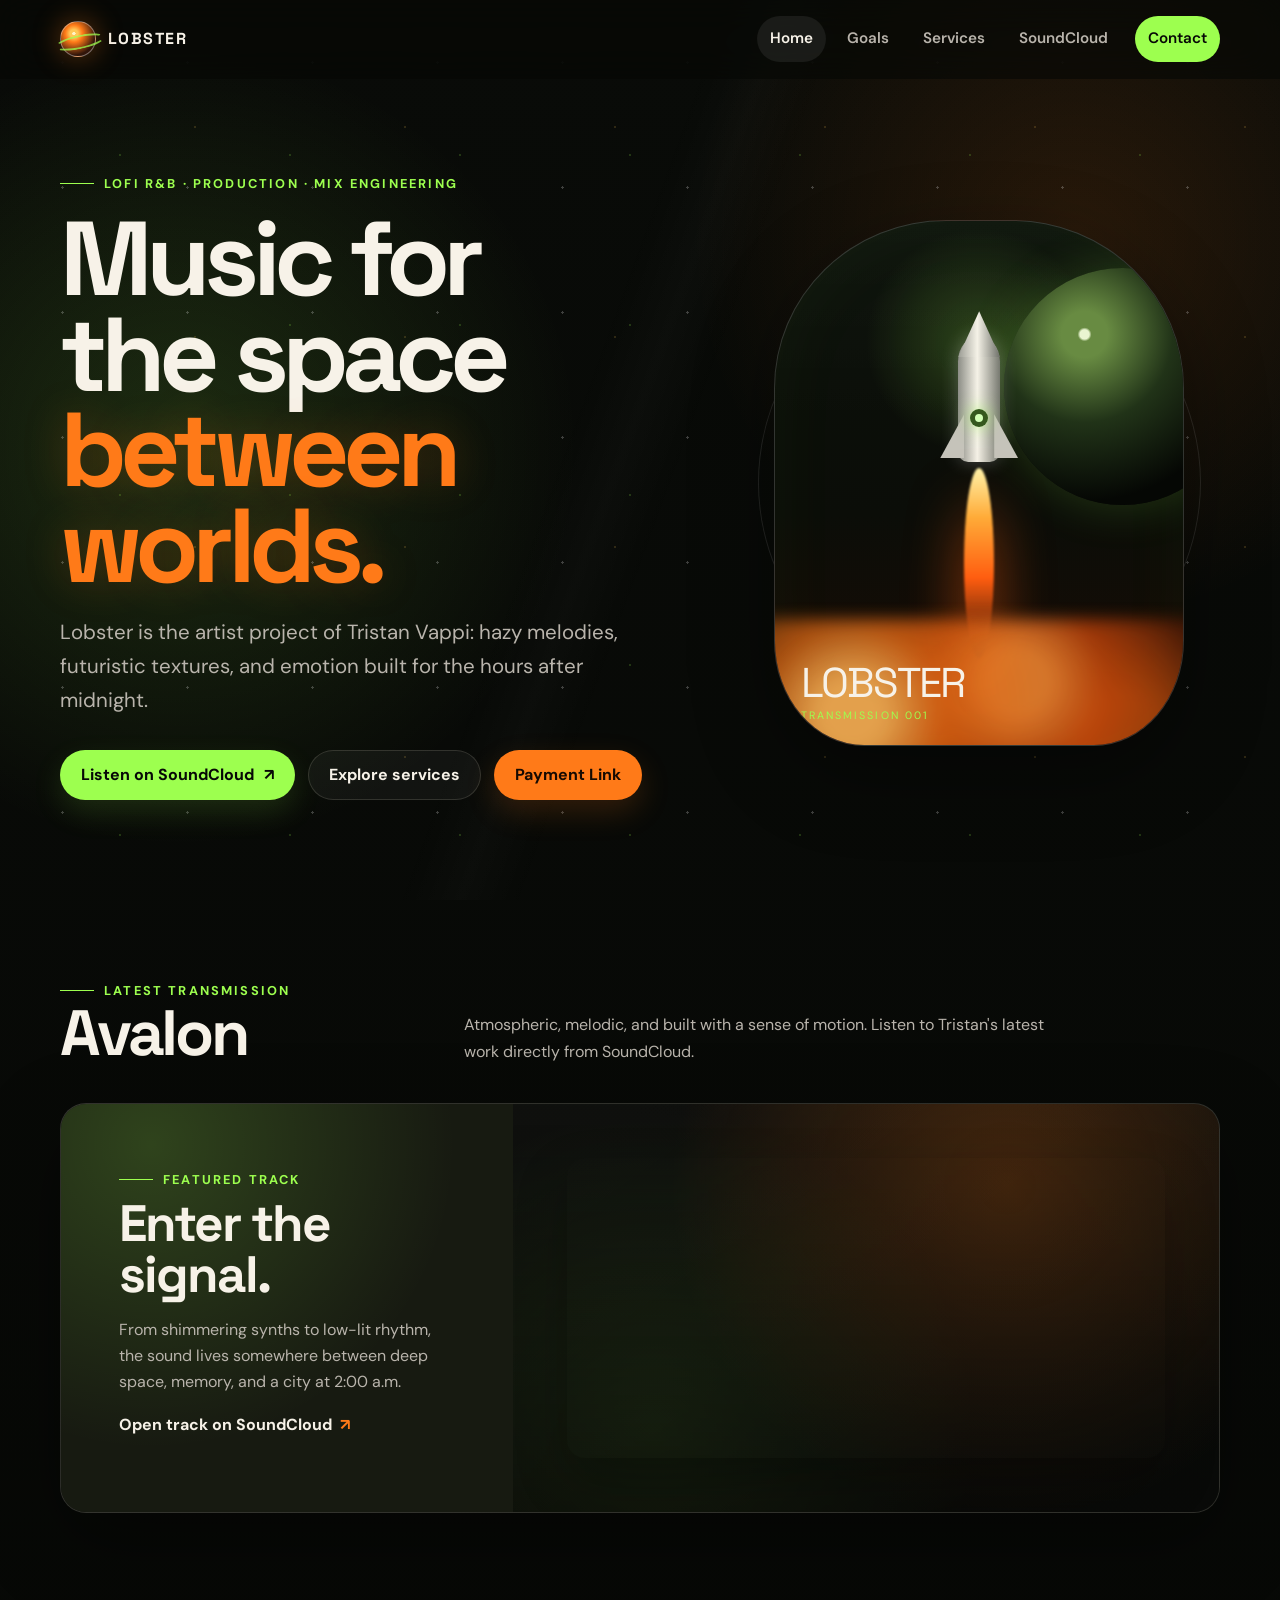
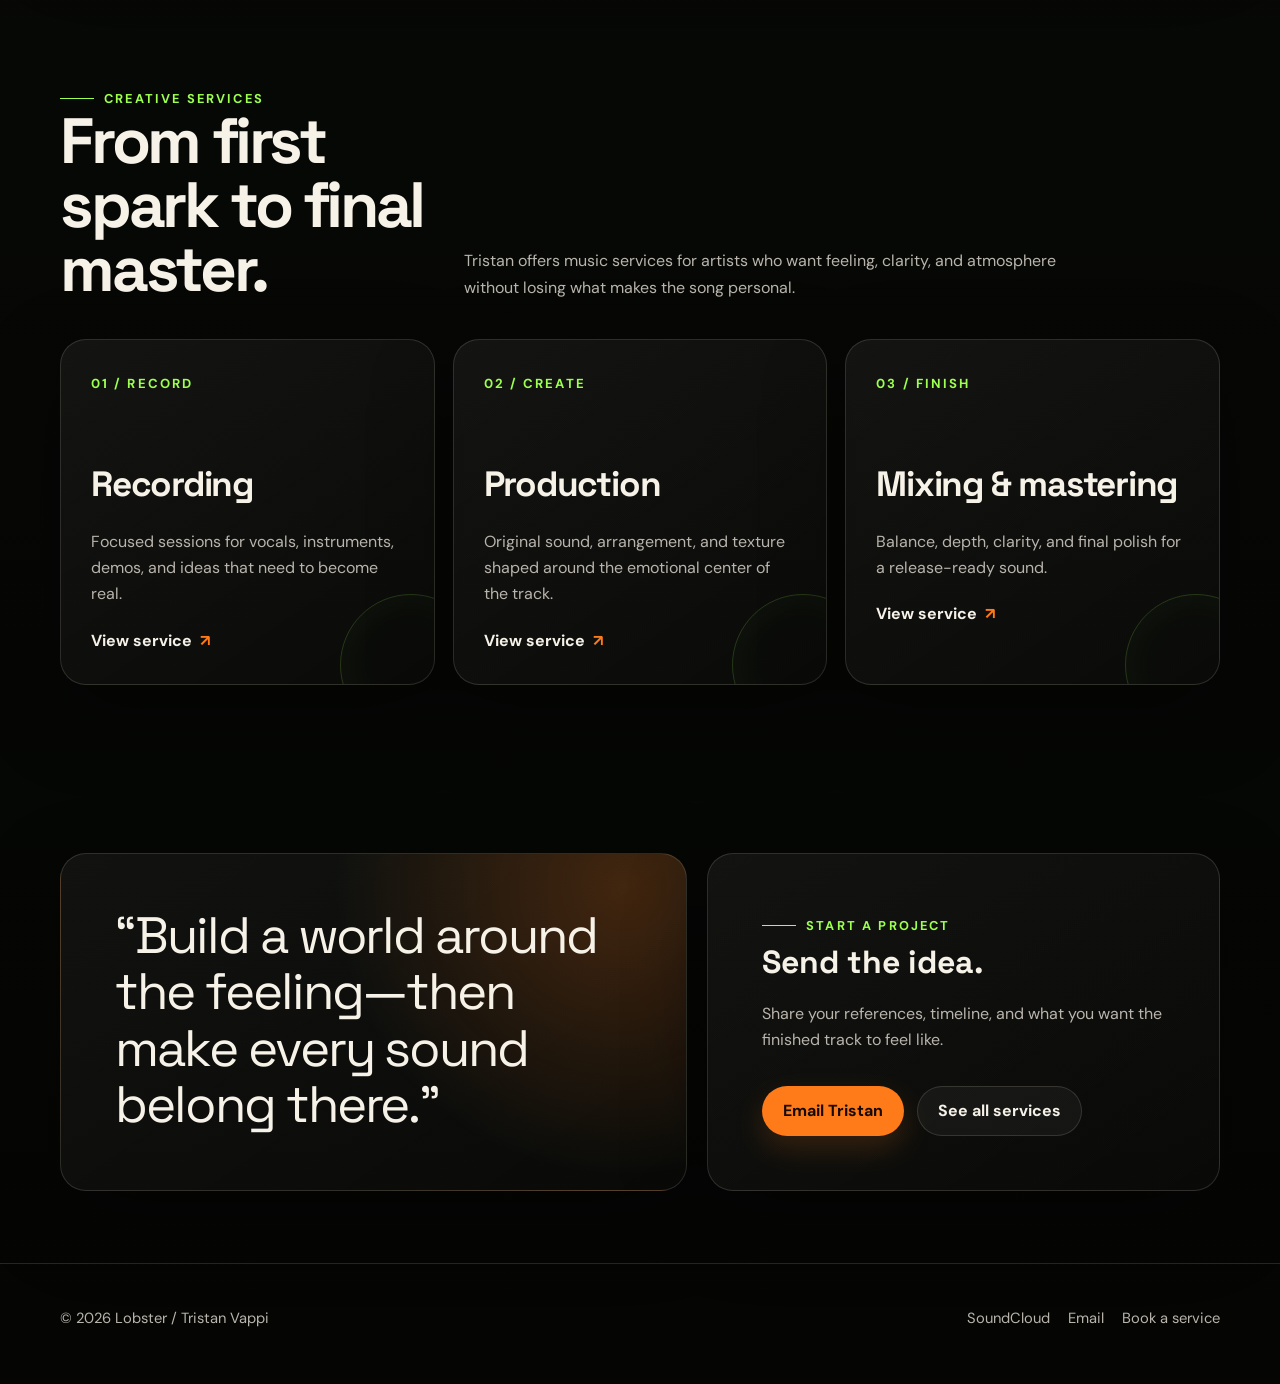
<file: index.html>
<!DOCTYPE html>
<html lang="en">
<head>
  <title>Lobster — Spacey, Futuristic Music</title>

  <meta charset="UTF-8">
  <meta name="viewport" content="width=device-width, initial-scale=1.0">
  <meta name="description" content="Lobster — spacey, futuristic music, production, mixing, mastering, recording, and session work by Tristan Vappi.">
  <meta name="theme-color" content="#070806">
  <link rel="icon" href="./assets/favicon.svg" type="image/svg+xml">
  <link rel="stylesheet" href="./styles.css">
</head>
<body>

<a class="skip-link" href="#main-content">Skip to content</a>
<header class="site-header">
  <div class="nav-wrap">
    <a class="brand" href="./index.html" aria-label="Lobster home">
      <span class="brand-mark" aria-hidden="true"></span>
      <span>LOBSTER</span>
    </a>
    <button class="nav-toggle" type="button" aria-expanded="false" aria-controls="primary-navigation" aria-label="Open navigation">☰</button>
    <nav class="nav-links" id="primary-navigation" aria-label="Primary navigation">
      <a href="./index.html" aria-current="page">Home</a>
      <a href="./goals.html" >Goals</a>
      <a href="./services.html" >Services</a>
      <a href="https://soundcloud.com/theofficiallobst" target="_blank" rel="noopener">SoundCloud</a>
      <a class="nav-cta" href="mailto:tavappi@gmail.com">Contact</a>
    </nav>
  </div>
</header>

<main id="main-content">
  <section class="container hero">
    <div class="hero-copy reveal">
      <div class="eyebrow">Lofi R&amp;B · Production · Mix Engineering</div>
      <h1>Music for the space <span>between worlds.</span></h1>
      <p class="lead">Lobster is the artist project of Tristan Vappi: hazy melodies, futuristic textures, and emotion built for the hours after midnight.</p>
      <div class="hero-actions">
        <a class="button" href="https://soundcloud.com/theofficiallobst" target="_blank" rel="noopener">Listen on SoundCloud <span aria-hidden="true">↗</span></a>
        <a class="button secondary" href="./services.html">Explore services</a>
        <a class="button ember" href="https://en.wikipedia.org/wiki/Doughnut" target="_blank" rel="noopener" >Payment Link</a>
      </div>
    </div>

    <div class="launch-visual reveal" aria-label="Abstract rocket launch artwork">
      <div class="launch-orbit" aria-hidden="true"></div>
      <div class="launch-card">
        <div class="planet" aria-hidden="true"></div>
        <div class="rocket" aria-hidden="true">
          <span class="fin-left"></span>
          <span class="fin-right"></span>
        </div>
        <div class="plume" aria-hidden="true"></div>
        <div class="smoke" aria-hidden="true"></div>
        <div class="visual-label">Lobster<small>Transmission 001</small></div>
      </div>
    </div>
  </section>

  <section class="section compact">
    <div class="container">
      <div class="section-heading reveal">
        <div>
          <div class="eyebrow">Latest transmission</div>
          <h2>Avalon</h2>
        </div>
        <p>Atmospheric, melodic, and built with a sense of motion. Listen to Tristan's latest work directly from SoundCloud.</p>
      </div>

      <div class="music-shell reveal">
        <div class="music-copy">
          <div class="eyebrow">Featured track</div>
          <h3>Enter the signal.</h3>
          <p>From shimmering synths to low-lit rhythm, the sound lives somewhere between deep space, memory, and a city at 2:00 a.m.</p>
          <a class="text-link" href="https://soundcloud.com/theofficiallobst/avalon-1" target="_blank" rel="noopener">Open track on SoundCloud</a>
        </div>
        <div class="music-player">
          <iframe
            title="SoundCloud player for Avalon by Lobster"
            scrolling="no"
            allow="autoplay"
            src="https://w.soundcloud.com/player/?url=https%3A//soundcloud.com/theofficiallobst/avalon-1&color=%23ff7a18&auto_play=false&hide_related=false&show_comments=true&show_user=true&show_reposts=false&show_teaser=true&visual=true">
          </iframe>
        </div>
      </div>
    </div>
  </section>

  <section class="section">
    <div class="container">
      <div class="section-heading reveal">
        <div>
          <div class="eyebrow">Creative services</div>
          <h2>From first spark to final master.</h2>
        </div>
        <p>Tristan offers music services for artists who want feeling, clarity, and atmosphere without losing what makes the song personal.</p>
      </div>

      <div class="feature-grid">
        <article class="service-card reveal">
          <span class="service-number">01 / RECORD</span>
          <h3>Recording</h3>
          <p>Focused sessions for vocals, instruments, demos, and ideas that need to become real.</p>
          <a class="text-link" href="./services.html#recording">View service</a>
        </article>
        <article class="service-card reveal">
          <span class="service-number">02 / CREATE</span>
          <h3>Production</h3>
          <p>Original sound, arrangement, and texture shaped around the emotional center of the track.</p>
          <a class="text-link" href="./services.html#production">View service</a>
        </article>
        <article class="service-card reveal">
          <span class="service-number">03 / FINISH</span>
          <h3>Mixing &amp; mastering</h3>
          <p>Balance, depth, clarity, and final polish for a release-ready sound.</p>
          <a class="text-link" href="./services.html#mixing">View service</a>
        </article>
      </div>
    </div>
  </section>

  <section class="section compact">
    <div class="container booking-panel">
      <div class="quote-card reveal">
        <blockquote>“Build a world around the feeling—then make every sound belong there.”</blockquote>
      </div>
      <div class="contact-card reveal">
        <div class="eyebrow">Start a project</div>
        <h3>Send the idea.</h3>
        <p>Share your references, timeline, and what you want the finished track to feel like.</p>
        <div class="cta-row">
          <a class="button ember" href="mailto:tavappi@gmail.com?subject=Music%20Project%20Inquiry">Email Tristan</a>
          <a class="button secondary" href="./services.html">See all services</a>
        </div>
      </div>
    </div>
  </section>
</main>

<footer class="site-footer">
  <div class="container footer-inner">
    <div>© <span data-year></span> Lobster / Tristan Vappi</div>
    <div class="footer-links">
      <a href="https://soundcloud.com/theofficiallobst" target="_blank" rel="noopener">SoundCloud</a>
      <a href="mailto:tavappi@gmail.com">Email</a>
      <a href="./services.html">Book a service</a>
    </div>
  </div>
</footer>
<script src="./script.js"></script>

</body>
</html>
</file>
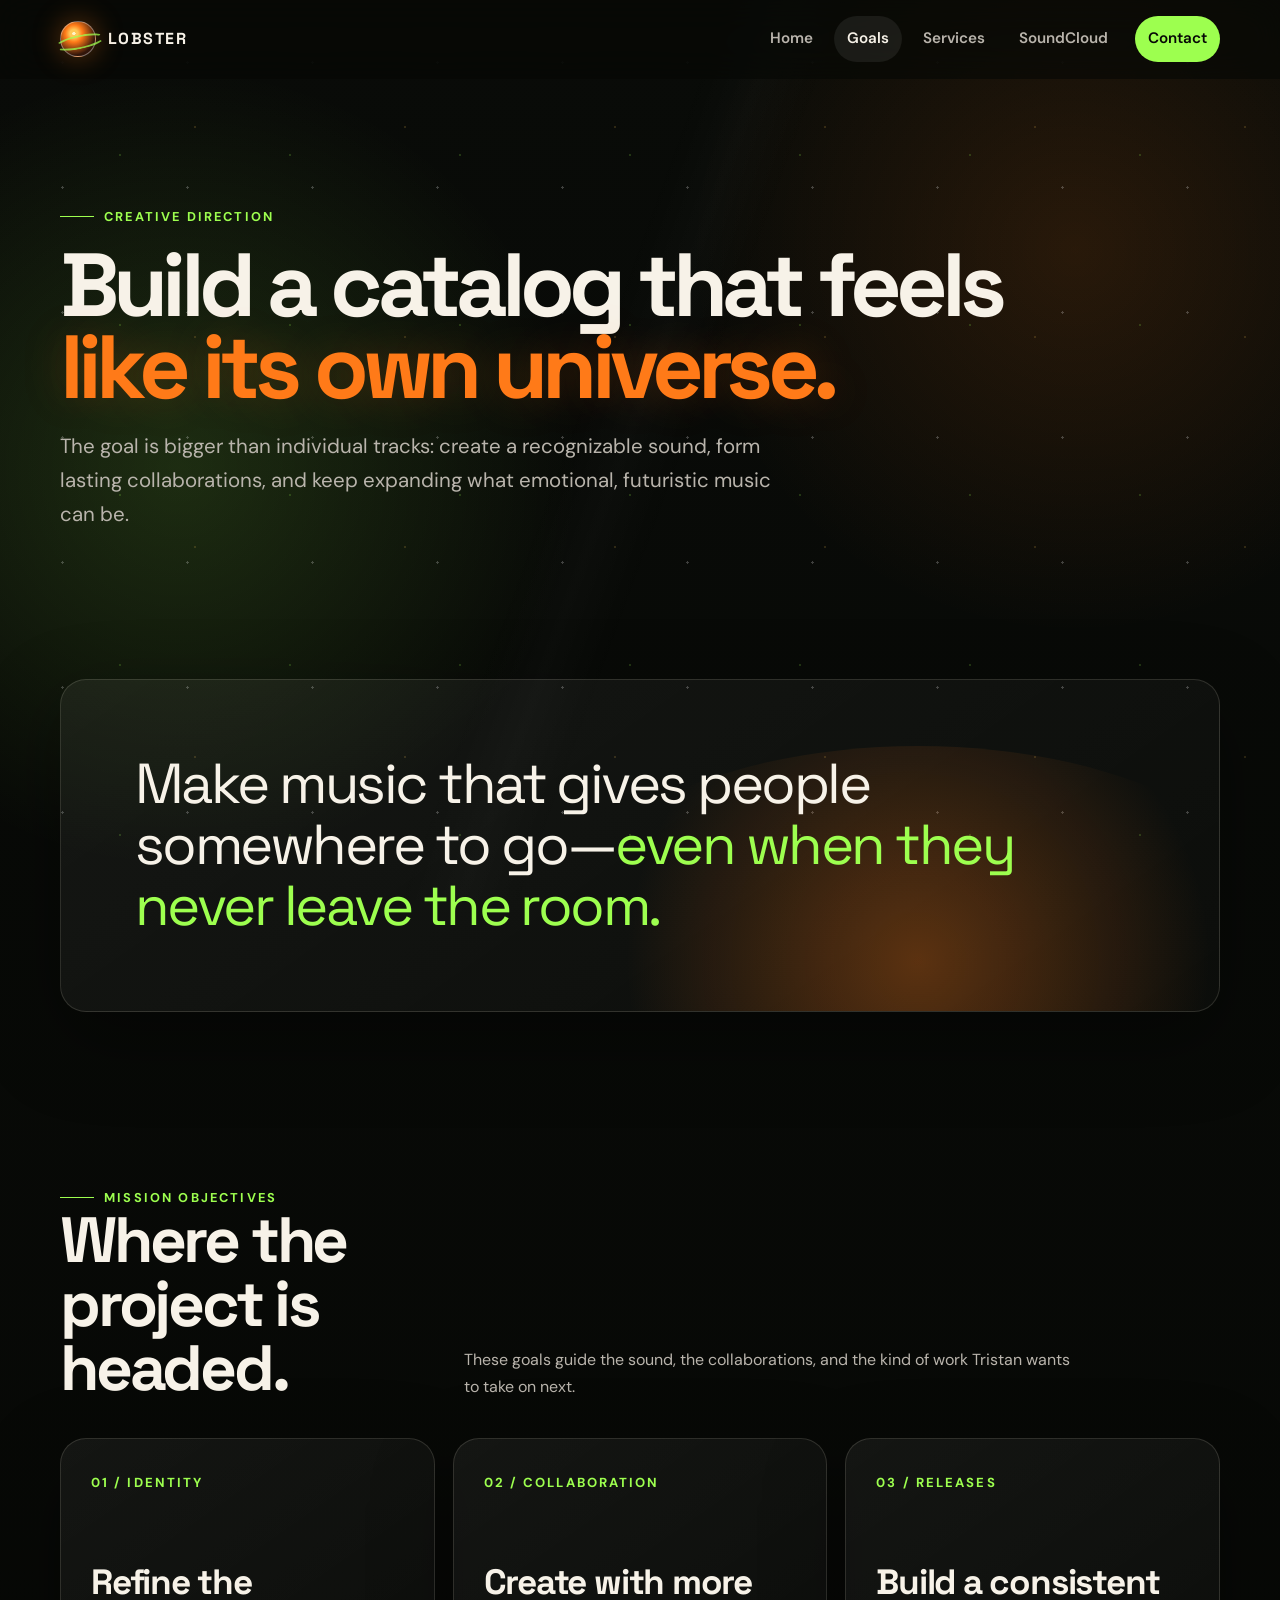
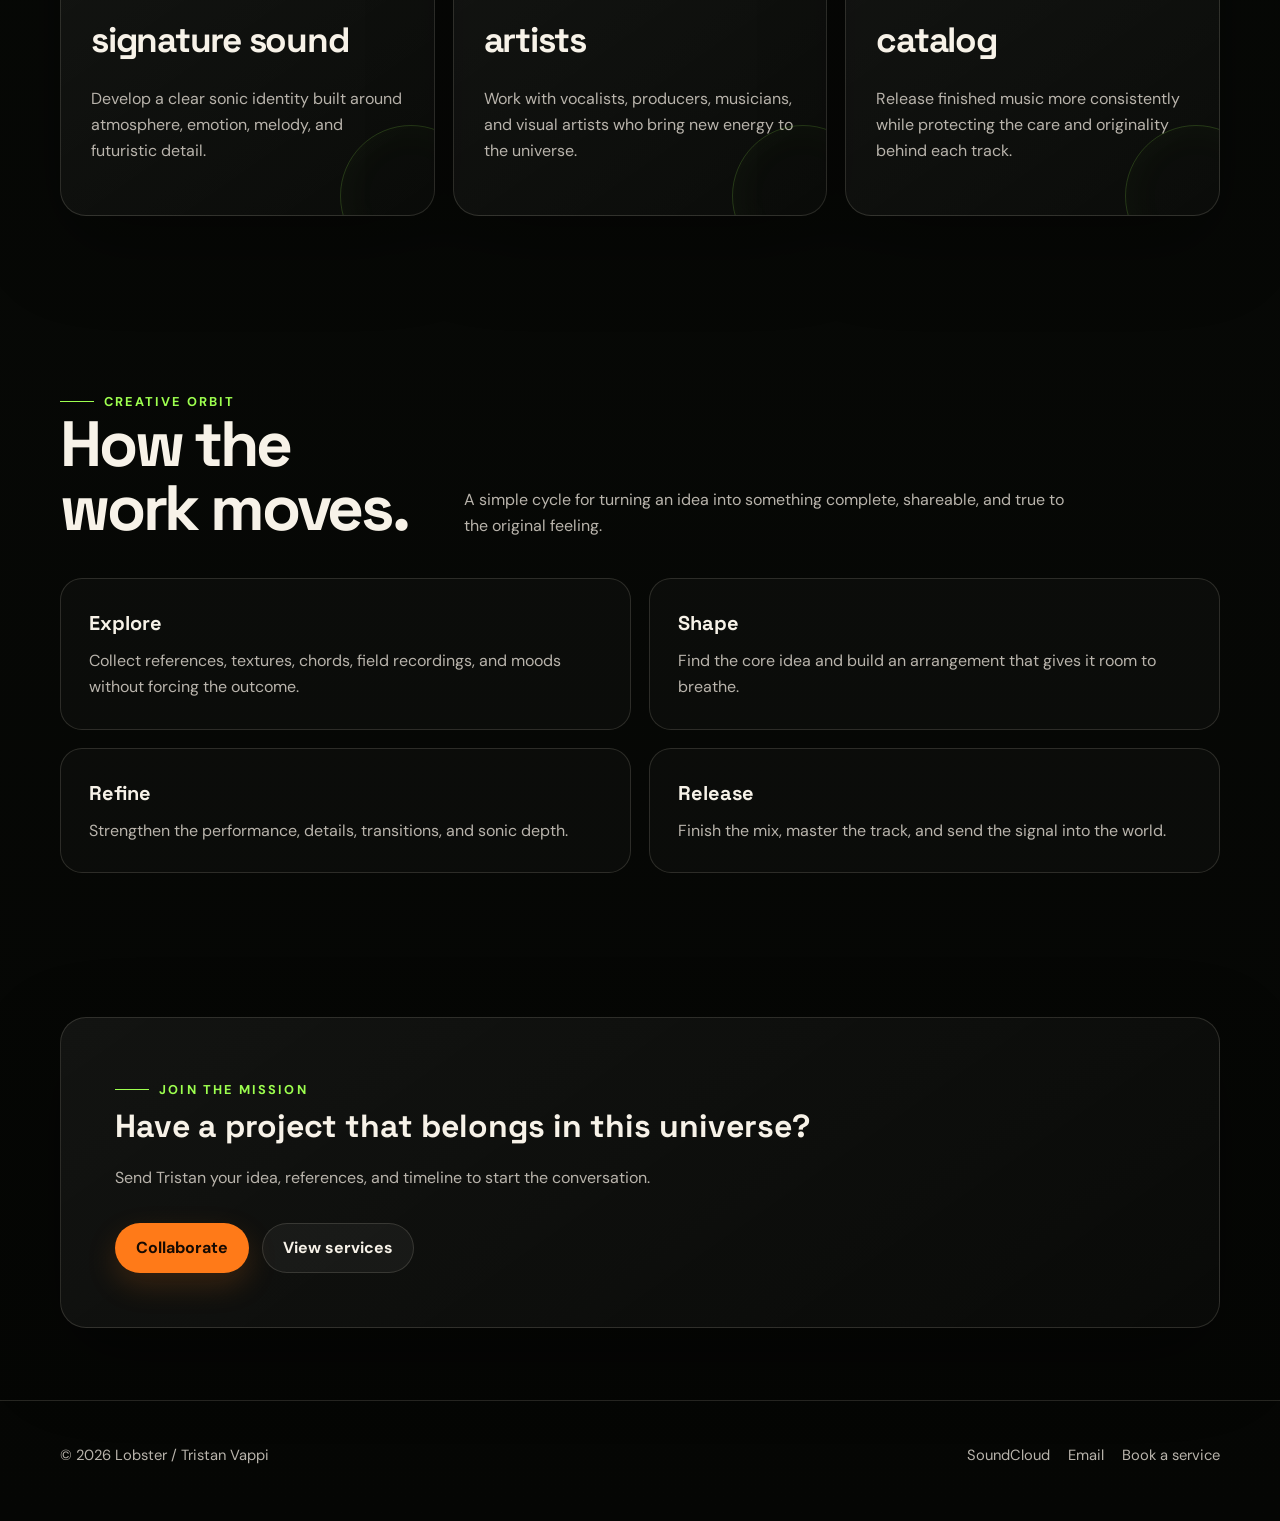
<file: goals.html>
<!DOCTYPE html>
<html lang="en">
<head>
  <title>Goals — Lobster</title>

  <meta charset="UTF-8">
  <meta name="viewport" content="width=device-width, initial-scale=1.0">
  <meta name="description" content="Lobster — spacey, futuristic music, production, mixing, mastering, recording, and session work by Tristan Vappi.">
  <meta name="theme-color" content="#070806">
  <link rel="icon" href="./assets/favicon.svg" type="image/svg+xml">
  <link rel="stylesheet" href="./styles.css">
</head>
<body>

<a class="skip-link" href="#main-content">Skip to content</a>
<header class="site-header">
  <div class="nav-wrap">
    <a class="brand" href="./index.html" aria-label="Lobster home">
      <span class="brand-mark" aria-hidden="true"></span>
      <span>LOBSTER</span>
    </a>
    <button class="nav-toggle" type="button" aria-expanded="false" aria-controls="primary-navigation" aria-label="Open navigation">☰</button>
    <nav class="nav-links" id="primary-navigation" aria-label="Primary navigation">
      <a href="./index.html" >Home</a>
      <a href="./goals.html" aria-current="page">Goals</a>
      <a href="./services.html" >Services</a>
      <a href="https://soundcloud.com/theofficiallobst" target="_blank" rel="noopener">SoundCloud</a>
      <a class="nav-cta" href="mailto:tavappi@gmail.com">Contact</a>
    </nav>
  </div>
</header>

<main id="main-content">
  <section class="page-hero container reveal">
    <div class="eyebrow">Creative direction</div>
    <h1>Build a catalog that feels <span>like its own universe.</span></h1>
    <p class="lead">The goal is bigger than individual tracks: create a recognizable sound, form lasting collaborations, and keep expanding what emotional, futuristic music can be.</p>
  </section>

  <section class="section compact">
    <div class="container">
      <div class="panel manifesto reveal">
        <p>Make music that gives people somewhere to go—<span>even when they never leave the room.</span></p>
      </div>
    </div>
  </section>

  <section class="section">
    <div class="container">
      <div class="section-heading reveal">
        <div>
          <div class="eyebrow">Mission objectives</div>
          <h2>Where the project is headed.</h2>
        </div>
        <p>These goals guide the sound, the collaborations, and the kind of work Tristan wants to take on next.</p>
      </div>

      <div class="goals-grid">
        <article class="goal-card reveal">
          <span class="goal-number">01 / IDENTITY</span>
          <h3>Refine the signature sound</h3>
          <p>Develop a clear sonic identity built around atmosphere, emotion, melody, and futuristic detail.</p>
        </article>
        <article class="goal-card reveal">
          <span class="goal-number">02 / COLLABORATION</span>
          <h3>Create with more artists</h3>
          <p>Work with vocalists, producers, musicians, and visual artists who bring new energy to the universe.</p>
        </article>
        <article class="goal-card reveal">
          <span class="goal-number">03 / RELEASES</span>
          <h3>Build a consistent catalog</h3>
          <p>Release finished music more consistently while protecting the care and originality behind each track.</p>
        </article>
      </div>
    </div>
  </section>

  <section class="section compact">
    <div class="container">
      <div class="section-heading reveal">
        <div>
          <div class="eyebrow">Creative orbit</div>
          <h2>How the work moves.</h2>
        </div>
        <p>A simple cycle for turning an idea into something complete, shareable, and true to the original feeling.</p>
      </div>

      <div class="orbit-list">
        <div class="orbit-item reveal">
          <strong>Explore</strong>
          <p>Collect references, textures, chords, field recordings, and moods without forcing the outcome.</p>
        </div>
        <div class="orbit-item reveal">
          <strong>Shape</strong>
          <p>Find the core idea and build an arrangement that gives it room to breathe.</p>
        </div>
        <div class="orbit-item reveal">
          <strong>Refine</strong>
          <p>Strengthen the performance, details, transitions, and sonic depth.</p>
        </div>
        <div class="orbit-item reveal">
          <strong>Release</strong>
          <p>Finish the mix, master the track, and send the signal into the world.</p>
        </div>
      </div>
    </div>
  </section>

  <section class="section compact">
    <div class="container contact-card reveal">
      <div class="eyebrow">Join the mission</div>
      <h3>Have a project that belongs in this universe?</h3>
      <p>Send Tristan your idea, references, and timeline to start the conversation.</p>
      <div class="cta-row">
        <a class="button ember" href="mailto:tavappi@gmail.com?subject=Collaboration%20Inquiry">Collaborate</a>
        <a class="button secondary" href="./services.html">View services</a>
      </div>
    </div>
  </section>
</main>

<footer class="site-footer">
  <div class="container footer-inner">
    <div>© <span data-year></span> Lobster / Tristan Vappi</div>
    <div class="footer-links">
      <a href="https://soundcloud.com/theofficiallobst" target="_blank" rel="noopener">SoundCloud</a>
      <a href="mailto:tavappi@gmail.com">Email</a>
      <a href="./services.html">Book a service</a>
    </div>
  </div>
</footer>
<script src="./script.js"></script>

</body>
</html>
</file>
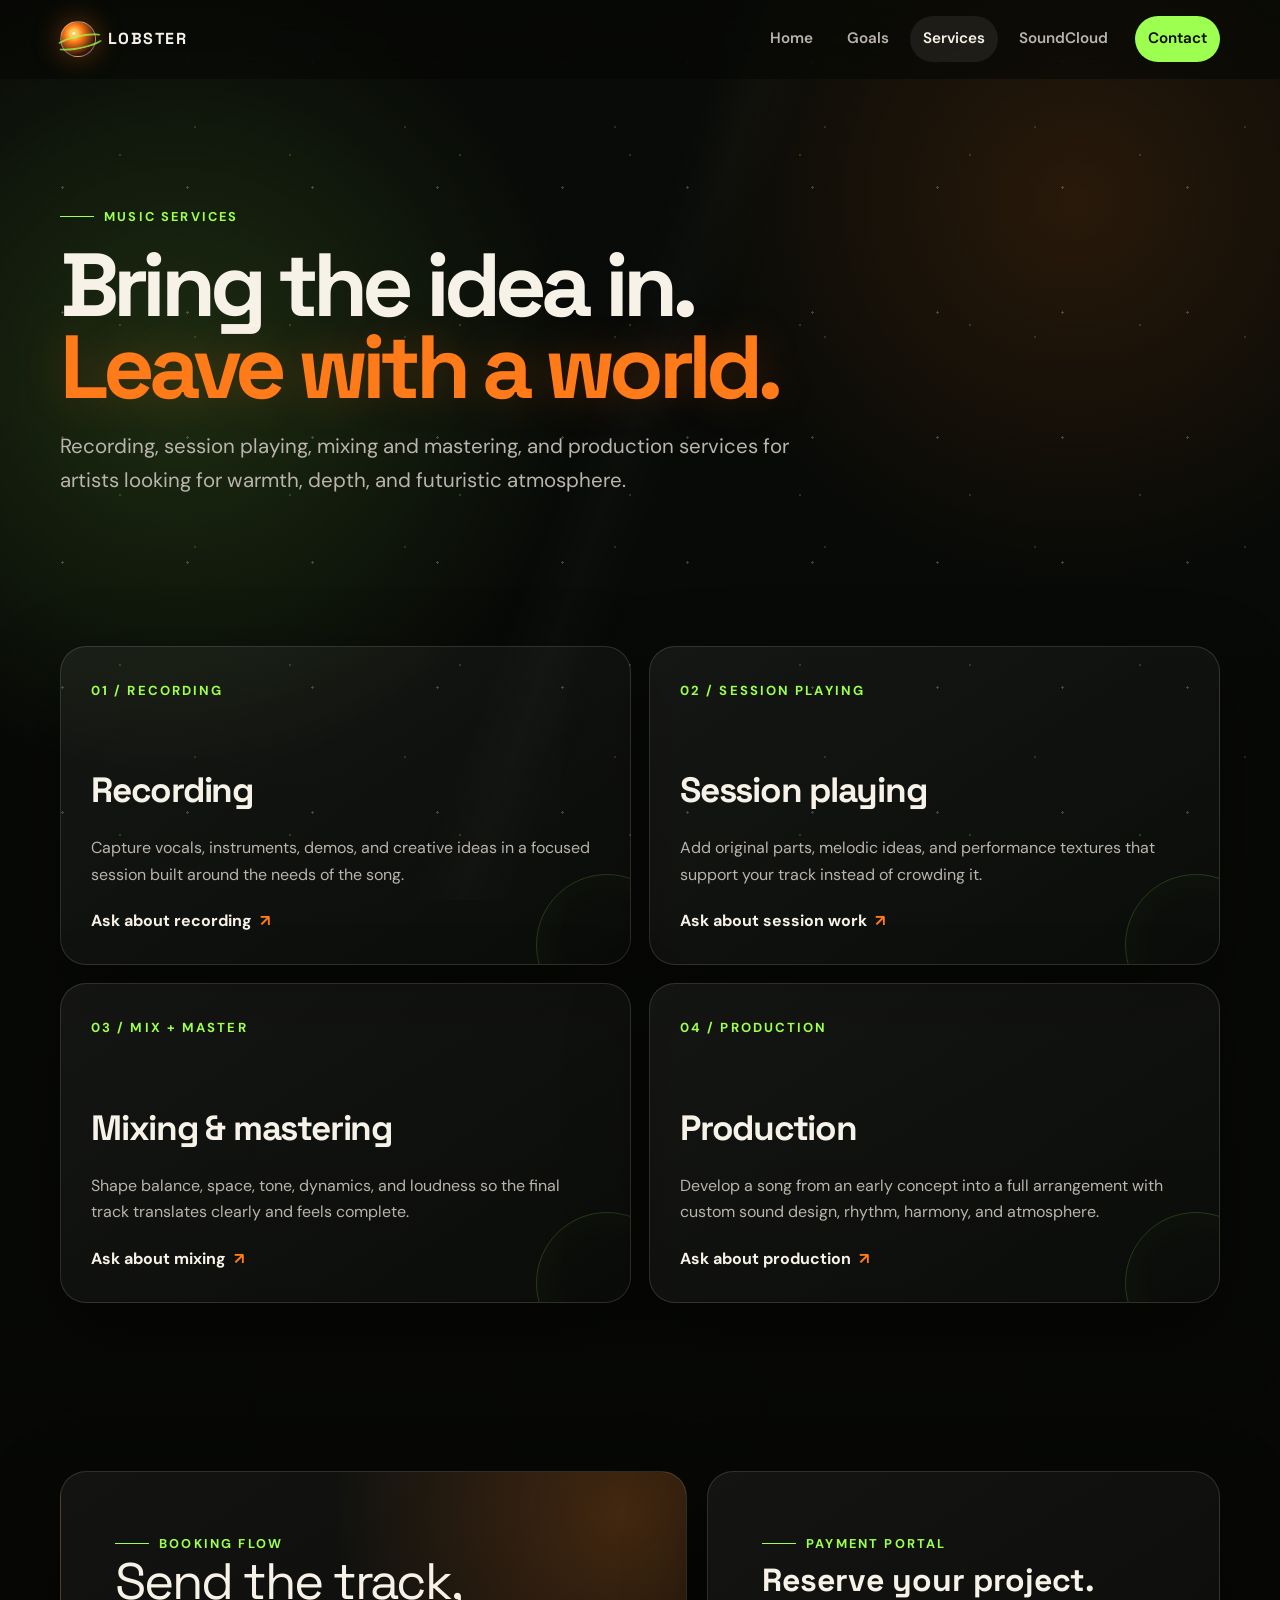
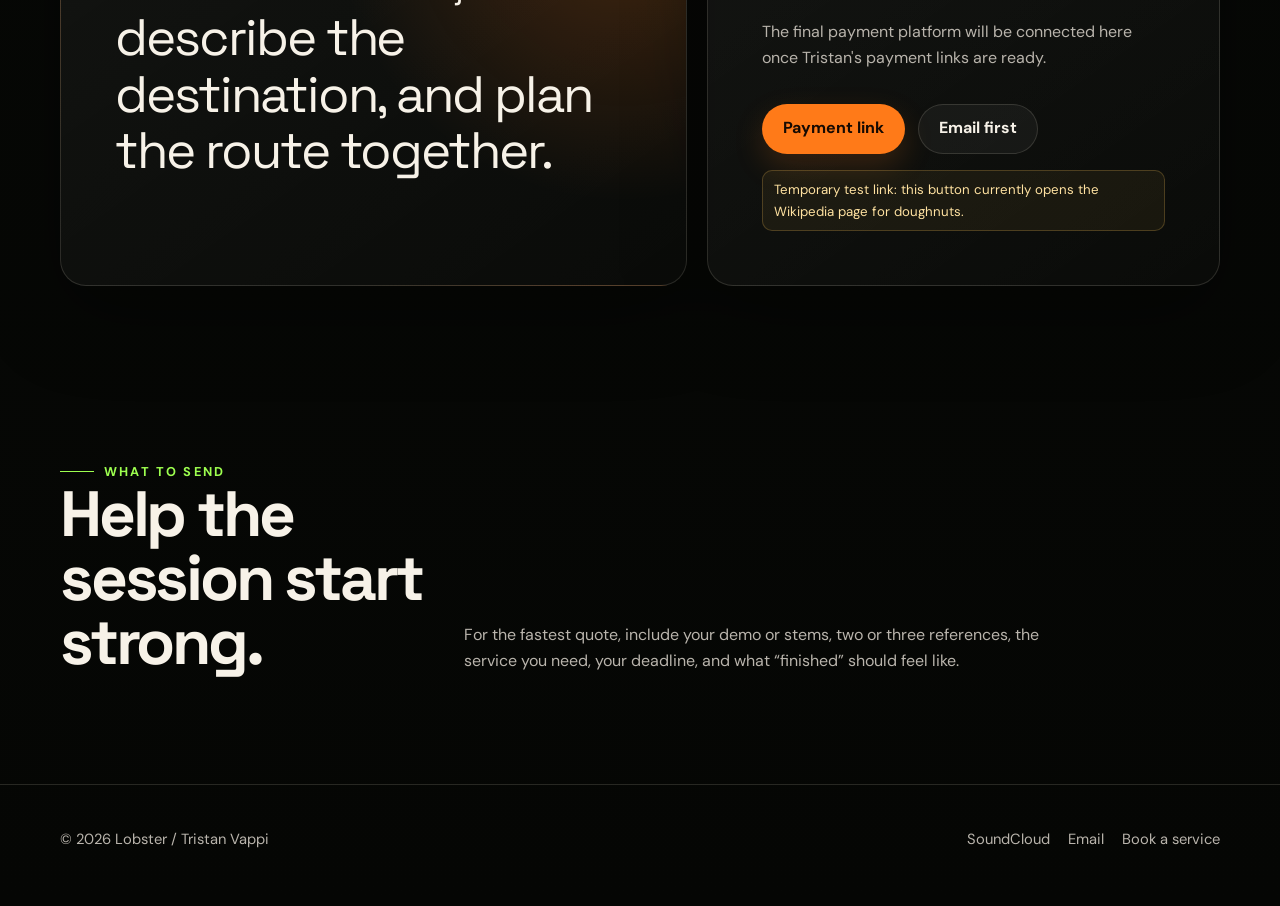
<file: services.html>
<!DOCTYPE html>
<html lang="en">
<head>
  <title>Services — Lobster</title>

  <meta charset="UTF-8">
  <meta name="viewport" content="width=device-width, initial-scale=1.0">
  <meta name="description" content="Lobster — spacey, futuristic music, production, mixing, mastering, recording, and session work by Tristan Vappi.">
  <meta name="theme-color" content="#070806">
  <link rel="icon" href="./assets/favicon.svg" type="image/svg+xml">
  <link rel="stylesheet" href="./styles.css">
</head>
<body>

<a class="skip-link" href="#main-content">Skip to content</a>
<header class="site-header">
  <div class="nav-wrap">
    <a class="brand" href="./index.html" aria-label="Lobster home">
      <span class="brand-mark" aria-hidden="true"></span>
      <span>LOBSTER</span>
    </a>
    <button class="nav-toggle" type="button" aria-expanded="false" aria-controls="primary-navigation" aria-label="Open navigation">☰</button>
    <nav class="nav-links" id="primary-navigation" aria-label="Primary navigation">
      <a href="./index.html" >Home</a>
      <a href="./goals.html" >Goals</a>
      <a href="./services.html" aria-current="page">Services</a>
      <a href="https://soundcloud.com/theofficiallobst" target="_blank" rel="noopener">SoundCloud</a>
      <a class="nav-cta" href="mailto:tavappi@gmail.com">Contact</a>
    </nav>
  </div>
</header>

<main id="main-content">
  <section class="page-hero container reveal">
    <div class="eyebrow">Music services</div>
    <h1>Bring the idea in. <span>Leave with a world.</span></h1>
    <p class="lead">Recording, session playing, mixing and mastering, and production services for artists looking for warmth, depth, and futuristic atmosphere.</p>
  </section>

  <section class="section compact">
    <div class="container services-grid">
      <article class="service-card reveal" id="recording">
        <span class="service-number">01 / RECORDING</span>
        <h3>Recording</h3>
        <p>Capture vocals, instruments, demos, and creative ideas in a focused session built around the needs of the song.</p>
        <a class="text-link" href="mailto:tavappi@gmail.com?subject=Recording%20Inquiry">Ask about recording</a>
      </article>

      <article class="service-card reveal" id="session-playing">
        <span class="service-number">02 / SESSION PLAYING</span>
        <h3>Session playing</h3>
        <p>Add original parts, melodic ideas, and performance textures that support your track instead of crowding it.</p>
        <a class="text-link" href="mailto:tavappi@gmail.com?subject=Session%20Playing%20Inquiry">Ask about session work</a>
      </article>

      <article class="service-card reveal" id="mixing">
        <span class="service-number">03 / MIX + MASTER</span>
        <h3>Mixing &amp; mastering</h3>
        <p>Shape balance, space, tone, dynamics, and loudness so the final track translates clearly and feels complete.</p>
        <a class="text-link" href="mailto:tavappi@gmail.com?subject=Mixing%20and%20Mastering%20Inquiry">Ask about mixing</a>
      </article>

      <article class="service-card reveal" id="production">
        <span class="service-number">04 / PRODUCTION</span>
        <h3>Production</h3>
        <p>Develop a song from an early concept into a full arrangement with custom sound design, rhythm, harmony, and atmosphere.</p>
        <a class="text-link" href="mailto:tavappi@gmail.com?subject=Production%20Inquiry">Ask about production</a>
      </article>
    </div>
  </section>

  <section class="section">
    <div class="container booking-panel">
      <div class="quote-card reveal">
        <div class="eyebrow">Booking flow</div>
        <blockquote>Send the track, describe the destination, and plan the route together.</blockquote>
      </div>
      <div class="contact-card reveal">
        <div class="eyebrow">Payment portal</div>
        <h3>Reserve your project.</h3>
        <p>The final payment platform will be connected here once Tristan's payment links are ready.</p>
        <div class="cta-row">
          <a class="button ember" href="https://en.wikipedia.org/wiki/Doughnut" target="_blank" rel="noopener">Payment link</a>
          <a class="button secondary" href="mailto:tavappi@gmail.com?subject=Service%20Booking%20Inquiry">Email first</a>
        </div>
        <span class="notice">Temporary test link: this button currently opens the Wikipedia page for doughnuts.</span>
      </div>
    </div>
  </section>

  <section class="section compact">
    <div class="container">
      <div class="section-heading reveal">
        <div>
          <div class="eyebrow">What to send</div>
          <h2>Help the session start strong.</h2>
        </div>
        <p>For the fastest quote, include your demo or stems, two or three references, the service you need, your deadline, and what “finished” should feel like.</p>
      </div>
    </div>
  </section>
</main>

<footer class="site-footer">
  <div class="container footer-inner">
    <div>© <span data-year></span> Lobster / Tristan Vappi</div>
    <div class="footer-links">
      <a href="https://soundcloud.com/theofficiallobst" target="_blank" rel="noopener">SoundCloud</a>
      <a href="mailto:tavappi@gmail.com">Email</a>
      <a href="./services.html">Book a service</a>
    </div>
  </div>
</footer>
<script src="./script.js"></script>

</body>
</html>
</file>
<file: styles.css>
@import url('https://fonts.googleapis.com/css2?family=DM+Sans:wght@400;500;600;700&family=Space+Grotesk:wght@500;600;700&display=swap');

:root {
  --ink: #f7f2e8;
  --muted: #b9b4ac;
  --void: #070806;
  --panel: rgba(18, 21, 15, 0.72);
  --panel-strong: rgba(24, 28, 18, 0.92);
  --line: rgba(244, 238, 220, 0.14);
  --acid: #9dff4f;
  --ember: #ff7a18;
  --gold: #ffc857;
  --shadow: 0 28px 80px rgba(0, 0, 0, 0.38);
  --radius: 26px;
  --max-width: 1160px;
}

* {
  box-sizing: border-box;
}

html {
  scroll-behavior: smooth;
}

body {
  margin: 0;
  min-height: 100vh;
  color: var(--ink);
  background:
    radial-gradient(circle at 14% 15%, rgba(157, 255, 79, 0.14), transparent 25rem),
    radial-gradient(circle at 84% 8%, rgba(255, 122, 24, 0.13), transparent 24rem),
    linear-gradient(180deg, #090b08 0%, #050604 100%);
  font-family: "DM Sans", system-ui, -apple-system, BlinkMacSystemFont, "Segoe UI", sans-serif;
  line-height: 1.65;
  overflow-x: hidden;
}

body::before,
body::after {
  content: "";
  position: fixed;
  inset: 0;
  pointer-events: none;
  z-index: -2;
}

body::before {
  background-image:
    radial-gradient(circle, rgba(255,255,255,.84) 0 1px, transparent 1.2px),
    radial-gradient(circle, rgba(157,255,79,.7) 0 1px, transparent 1.2px),
    radial-gradient(circle, rgba(255,200,87,.62) 0 1px, transparent 1.2px);
  background-position: 0 0, 35px 70px, 90px 22px;
  background-size: 125px 125px, 170px 170px, 210px 210px;
  opacity: .26;
}

body::after {
  background: linear-gradient(110deg, transparent 0 45%, rgba(255,255,255,.018) 49%, transparent 53%);
  z-index: -1;
}

img,
svg,
iframe {
  max-width: 100%;
}

a {
  color: inherit;
}

button,
a {
  -webkit-tap-highlight-color: transparent;
}

.skip-link {
  position: fixed;
  top: 12px;
  left: 12px;
  transform: translateY(-180%);
  padding: 10px 14px;
  background: var(--ink);
  color: var(--void);
  border-radius: 999px;
  z-index: 1000;
  transition: transform .2s ease;
}

.skip-link:focus {
  transform: translateY(0);
}

.site-header {
  position: sticky;
  top: 0;
  z-index: 100;
  border-bottom: 1px solid transparent;
  backdrop-filter: blur(18px);
  background: rgba(7, 8, 6, .64);
  transition: border-color .25s ease, background .25s ease;
}

.site-header.scrolled {
  border-color: var(--line);
  background: rgba(7, 8, 6, .86);
}

.nav-wrap {
  width: min(var(--max-width), calc(100% - 36px));
  margin: 0 auto;
  min-height: 78px;
  display: flex;
  align-items: center;
  justify-content: space-between;
  gap: 24px;
}

.brand {
  display: inline-flex;
  align-items: center;
  gap: 12px;
  text-decoration: none;
  font-family: "Space Grotesk", sans-serif;
  font-weight: 700;
  letter-spacing: .09em;
}

.brand-mark {
  width: 36px;
  aspect-ratio: 1;
  border-radius: 50%;
  position: relative;
  border: 1px solid rgba(255,255,255,.38);
  background:
    radial-gradient(circle at 38% 34%, #fff4c7 0 5%, #ffc857 6% 13%, #ff7a18 28%, #31150a 70%);
  box-shadow: 0 0 28px rgba(255, 122, 24, .38);
}

.brand-mark::after {
  content: "";
  position: absolute;
  width: 46px;
  height: 10px;
  top: 13px;
  left: -6px;
  border: 2px solid rgba(157, 255, 79, .74);
  border-left-color: transparent;
  border-right-color: transparent;
  border-radius: 50%;
  transform: rotate(-12deg);
}

.nav-links {
  display: flex;
  align-items: center;
  gap: 8px;
}

.nav-links a {
  text-decoration: none;
  color: var(--muted);
  padding: 10px 13px;
  border-radius: 999px;
  font-weight: 600;
  font-size: .95rem;
  transition: color .2s ease, background .2s ease;
}

.nav-links a:hover,
.nav-links a:focus-visible,
.nav-links a[aria-current="page"] {
  color: var(--ink);
  background: rgba(255,255,255,.07);
}

.nav-links .nav-cta {
  color: var(--void);
  background: var(--acid);
  margin-left: 6px;
}

.nav-links .nav-cta:hover,
.nav-links .nav-cta:focus-visible {
  color: var(--void);
  background: #b9ff82;
}

.nav-toggle {
  display: none;
  width: 44px;
  height: 44px;
  border: 1px solid var(--line);
  border-radius: 50%;
  background: rgba(255,255,255,.04);
  color: var(--ink);
  font-size: 1.2rem;
}

main {
  display: block;
}

.container {
  width: min(var(--max-width), calc(100% - 36px));
  margin: 0 auto;
}

.hero {
  min-height: calc(100vh - 78px);
  display: grid;
  grid-template-columns: minmax(0, 1.1fr) minmax(340px, .9fr);
  align-items: center;
  gap: clamp(42px, 7vw, 92px);
  padding: 72px 0 86px;
}

.eyebrow {
  display: inline-flex;
  align-items: center;
  gap: 10px;
  color: var(--acid);
  font-size: .8rem;
  font-weight: 700;
  letter-spacing: .17em;
  text-transform: uppercase;
}

.eyebrow::before {
  content: "";
  width: 34px;
  height: 1px;
  background: currentColor;
}

.hero h1,
.page-hero h1 {
  margin: 18px 0 22px;
  max-width: 830px;
  font-family: "Space Grotesk", sans-serif;
  font-size: clamp(3.3rem, 8.2vw, 7.5rem);
  line-height: .91;
  letter-spacing: -.065em;
}

.hero h1 span,
.page-hero h1 span {
  display: block;
  color: var(--ember);
  text-shadow: 0 0 44px rgba(255, 122, 24, .22);
}

.lead {
  max-width: 640px;
  margin: 0;
  color: var(--muted);
  font-size: clamp(1.05rem, 2vw, 1.28rem);
}

.hero-actions,
.cta-row {
  display: flex;
  flex-wrap: wrap;
  align-items: center;
  gap: 13px;
  margin-top: 32px;
}

.button {
  display: inline-flex;
  align-items: center;
  justify-content: center;
  gap: 10px;
  min-height: 50px;
  padding: 0 20px;
  border: 1px solid transparent;
  border-radius: 999px;
  color: var(--void);
  background: var(--acid);
  text-decoration: none;
  font-weight: 700;
  box-shadow: 0 12px 30px rgba(157, 255, 79, .13);
  transition: transform .2s ease, background .2s ease, border-color .2s ease;
}

.button:hover,
.button:focus-visible {
  transform: translateY(-2px);
  background: #bcff8a;
}

.button.secondary {
  color: var(--ink);
  background: rgba(255,255,255,.045);
  border-color: var(--line);
  box-shadow: none;
}

.button.secondary:hover,
.button.secondary:focus-visible {
  background: rgba(255,255,255,.09);
  border-color: rgba(255,255,255,.24);
}

.button.ember {
  background: var(--ember);
  color: #160a02;
  box-shadow: 0 12px 30px rgba(255, 122, 24, .17);
}

.button.ember:hover,
.button.ember:focus-visible {
  background: #ff9850;
}

.launch-visual {
  position: relative;
  min-height: 560px;
  display: grid;
  place-items: center;
}

.launch-orbit {
  position: absolute;
  width: min(480px, 92%);
  aspect-ratio: 1;
  border: 1px solid rgba(255,255,255,.11);
  border-radius: 50%;
  transform: rotate(-15deg);
}

.launch-orbit::before,
.launch-orbit::after {
  content: "";
  position: absolute;
  border: 1px solid rgba(157,255,79,.15);
  border-radius: 50%;
  inset: 11%;
}

.launch-orbit::after {
  inset: 24%;
  border-color: rgba(255,122,24,.2);
}

.launch-card {
  position: relative;
  width: min(410px, 92%);
  aspect-ratio: .78;
  border-radius: 42% 42% 22% 22% / 32% 32% 20% 20%;
  border: 1px solid rgba(255,255,255,.16);
  overflow: hidden;
  background:
    linear-gradient(180deg, rgba(255,255,255,.02), transparent 40%),
    radial-gradient(circle at 50% 23%, rgba(157,255,79,.22), transparent 25%),
    linear-gradient(180deg, #0b110a 0%, #0b0d08 56%, #1b0c04 100%);
  box-shadow: var(--shadow), inset 0 0 80px rgba(157,255,79,.04);
}

.planet {
  position: absolute;
  top: 9%;
  right: -14%;
  width: 58%;
  aspect-ratio: 1;
  border-radius: 50%;
  background:
    radial-gradient(circle at 34% 28%, #e9f4d1 0 2%, #688b42 3% 10%, #213318 38%, #050704 72%);
  box-shadow: 0 0 48px rgba(157,255,79,.18);
  transform-origin: center;
  will-change: transform;
  animation: planet-spin 22s linear infinite;
}

.rocket {
  position: absolute;
  left: 50%;
  top: 22%;
  width: 42px;
  height: 126px;
  transform: translateX(-50%);
  border-radius: 50% 50% 24% 24% / 20% 20% 8% 8%;
  background: linear-gradient(90deg, #8c8d86, #f5f2e7 46%, #777970);
  box-shadow: 0 0 18px rgba(255,255,255,.25);
  animation: hover 4.8s ease-in-out infinite;
}

.rocket::before {
  content: "";
  position: absolute;
  left: 50%;
  top: -25px;
  width: 42px;
  height: 46px;
  transform: translateX(-50%);
  background: linear-gradient(90deg, #9a9b93, #f5f2e7 46%, #6d6f68);
  clip-path: polygon(50% 0, 100% 100%, 0 100%);
}

.rocket::after {
  content: "";
  position: absolute;
  left: 50%;
  bottom: 35px;
  width: 18px;
  height: 18px;
  transform: translateX(-50%);
  border-radius: 50%;
  background: #d2ffb6;
  box-shadow: inset 0 0 0 5px #35581e, 0 0 18px rgba(157,255,79,.7);
}

.fin-left,
.fin-right {
  position: absolute;
  top: 78px;
  width: 24px;
  height: 44px;
  background: #c5c3ba;
}

.fin-left {
  left: -18px;
  clip-path: polygon(100% 0, 100% 100%, 0 100%);
}

.fin-right {
  right: -18px;
  clip-path: polygon(0 0, 100% 100%, 0 100%);
}

.plume {
  position: absolute;
  left: 50%;
  top: calc(22% + 132px);
  width: 30px;
  height: 190px;
  transform: translateX(-50%);
  border-radius: 50%;
  filter: blur(1px);
  background: linear-gradient(180deg, #fff2a8 0%, #ffab38 26%, #ff5d10 58%, transparent 100%);
  box-shadow: 0 34px 54px rgba(255, 95, 16, .62);
  animation: plume 2.2s ease-in-out infinite;
}

.smoke {
  position: absolute;
  left: -15%;
  right: -15%;
  bottom: -16%;
  height: 40%;
  background:
    radial-gradient(circle at 26% 45%, #ffb557 0 8%, rgba(255,117,22,.72) 22%, transparent 48%),
    radial-gradient(circle at 57% 30%, #f18631 0 10%, rgba(255,89,12,.54) 26%, transparent 52%),
    radial-gradient(circle at 78% 58%, #9b410c 0 10%, rgba(82,23,5,.7) 32%, transparent 56%);
  filter: blur(8px);
  opacity: .88;
}

.visual-label {
  position: absolute;
  left: 26px;
  bottom: 24px;
  z-index: 2;
  font-family: "Space Grotesk", sans-serif;
  font-size: clamp(1.4rem, 4vw, 2.6rem);
  line-height: .9;
  letter-spacing: -.04em;
  text-transform: uppercase;
}

.visual-label small {
  display: block;
  margin-top: 10px;
  color: var(--acid);
  font-family: "DM Sans", sans-serif;
  font-size: .67rem;
  letter-spacing: .19em;
}

.section {
  padding: 96px 0;
}

.section.compact {
  padding: 72px 0;
}

.section-heading {
  display: grid;
  grid-template-columns: minmax(0, .65fr) minmax(0, 1.35fr);
  gap: 40px;
  align-items: end;
  margin-bottom: 38px;
}

.section-heading h2 {
  margin: 0;
  font-family: "Space Grotesk", sans-serif;
  font-size: clamp(2rem, 5vw, 4.4rem);
  line-height: 1;
  letter-spacing: -.05em;
}

.section-heading p {
  max-width: 610px;
  margin: 0;
  color: var(--muted);
}

.music-shell,
.panel,
.service-card,
.goal-card,
.quote-card,
.contact-card {
  border: 1px solid var(--line);
  background: linear-gradient(145deg, rgba(255,255,255,.055), rgba(255,255,255,.018));
  box-shadow: var(--shadow);
}

.music-shell {
  display: grid;
  grid-template-columns: .78fr 1.22fr;
  gap: 0;
  border-radius: var(--radius);
  overflow: hidden;
}

.music-copy {
  padding: clamp(28px, 5vw, 58px);
  background:
    radial-gradient(circle at 20% 10%, rgba(157,255,79,.18), transparent 19rem),
    var(--panel-strong);
}

.music-copy h3 {
  margin: 8px 0 16px;
  font-family: "Space Grotesk", sans-serif;
  font-size: clamp(2rem, 4vw, 3.4rem);
  line-height: 1;
  letter-spacing: -.04em;
}

.music-copy p {
  color: var(--muted);
}

.music-player {
  min-height: 340px;
  padding: clamp(24px, 5vw, 54px);
  display: grid;
  place-items: center;
  background:
    linear-gradient(rgba(7,8,6,.3), rgba(7,8,6,.65)),
    radial-gradient(circle at 70% 20%, rgba(255,122,24,.34), transparent 21rem),
    radial-gradient(circle at 20% 80%, rgba(157,255,79,.17), transparent 20rem);
}

.music-player iframe {
  width: 100%;
  min-height: 300px;
  border: 0;
  border-radius: 18px;
  box-shadow: 0 22px 50px rgba(0,0,0,.28);
}

.feature-grid,
.services-grid,
.goals-grid {
  display: grid;
  gap: 18px;
}

.feature-grid {
  grid-template-columns: repeat(3, 1fr);
}

.services-grid {
  grid-template-columns: repeat(2, 1fr);
}

.goals-grid {
  grid-template-columns: repeat(3, 1fr);
}

.service-card,
.goal-card,
.quote-card,
.contact-card,
.panel {
  border-radius: var(--radius);
}

.service-card,
.goal-card {
  min-height: 280px;
  padding: 30px;
  position: relative;
  overflow: hidden;
}

.service-card::after,
.goal-card::after {
  content: "";
  position: absolute;
  width: 140px;
  aspect-ratio: 1;
  right: -48px;
  bottom: -52px;
  border: 1px solid rgba(157,255,79,.18);
  border-radius: 50%;
  box-shadow: inset 0 0 40px rgba(157,255,79,.04);
}

.service-number,
.goal-number {
  color: var(--acid);
  font-size: .82rem;
  font-weight: 700;
  letter-spacing: .16em;
}

.service-card h3,
.goal-card h3 {
  margin: 58px 0 10px;
  font-family: "Space Grotesk", sans-serif;
  font-size: clamp(1.45rem, 3vw, 2.2rem);
  letter-spacing: -.035em;
}

.service-card p,
.goal-card p {
  color: var(--muted);
  margin-bottom: 20px;
}

.text-link {
  display: inline-flex;
  gap: 8px;
  align-items: center;
  color: var(--ink);
  text-decoration: none;
  font-weight: 700;
}

.text-link::after {
  content: "↗";
  color: var(--ember);
  transition: transform .2s ease;
}

.text-link:hover::after {
  transform: translate(3px, -3px);
}

.page-hero {
  padding: 120px 0 76px;
}

.page-hero h1 {
  max-width: 950px;
  font-size: clamp(3.2rem, 7vw, 6.7rem);
}

.page-hero .lead {
  max-width: 730px;
}

.manifesto {
  padding: clamp(34px, 6vw, 74px);
  border-radius: var(--radius);
  position: relative;
  overflow: hidden;
}

.manifesto::before {
  content: "";
  position: absolute;
  inset: auto -8% -50% 40%;
  height: 430px;
  border-radius: 50%;
  background: radial-gradient(circle, rgba(255,122,24,.32), transparent 65%);
}

.manifesto p {
  position: relative;
  max-width: 900px;
  margin: 0;
  font-family: "Space Grotesk", sans-serif;
  font-size: clamp(1.8rem, 4.4vw, 4.2rem);
  line-height: 1.08;
  letter-spacing: -.045em;
}

.manifesto p span {
  color: var(--acid);
}

.orbit-list {
  display: grid;
  grid-template-columns: 1fr 1fr;
  gap: 18px;
}

.orbit-item {
  padding: 28px;
  border: 1px solid var(--line);
  border-radius: 22px;
  background: rgba(255,255,255,.025);
}

.orbit-item strong {
  display: block;
  margin-bottom: 8px;
  font-family: "Space Grotesk", sans-serif;
  font-size: 1.25rem;
}

.orbit-item p {
  margin: 0;
  color: var(--muted);
}

.booking-panel {
  display: grid;
  grid-template-columns: 1.1fr .9fr;
  gap: 20px;
  align-items: stretch;
}

.quote-card,
.contact-card {
  padding: clamp(28px, 5vw, 54px);
}

.quote-card {
  background:
    radial-gradient(circle at 90% 10%, rgba(255,122,24,.22), transparent 18rem),
    linear-gradient(145deg, rgba(255,255,255,.05), rgba(255,255,255,.018));
}

.quote-card blockquote {
  margin: 0;
  font-family: "Space Grotesk", sans-serif;
  font-size: clamp(1.7rem, 4vw, 3.5rem);
  line-height: 1.1;
  letter-spacing: -.04em;
}

.contact-card h3 {
  margin: 0 0 12px;
  font-family: "Space Grotesk", sans-serif;
  font-size: 2rem;
}

.contact-card p {
  margin: 0;
  color: var(--muted);
}

.notice {
  display: inline-block;
  margin-top: 16px;
  padding: 8px 11px;
  border: 1px solid rgba(255,200,87,.22);
  border-radius: 10px;
  color: #ffe2a1;
  background: rgba(255,200,87,.06);
  font-size: .83rem;
}

.site-footer {
  padding: 42px 0 54px;
  border-top: 1px solid var(--line);
}

.footer-inner {
  display: flex;
  justify-content: space-between;
  align-items: center;
  gap: 24px;
  color: var(--muted);
  font-size: .92rem;
}

.footer-links {
  display: flex;
  flex-wrap: wrap;
  gap: 18px;
}

.footer-links a {
  text-decoration: none;
}

.footer-links a:hover {
  color: var(--ink);
}

.reveal {
  opacity: 0;
  transform: translateY(22px);
  transition: opacity .7s ease, transform .7s ease;
}

.reveal.is-visible {
  opacity: 1;
  transform: translateY(0);
}

@keyframes planet-spin {
  from { transform: rotate(0deg); }
  to { transform: rotate(360deg); }
}

@keyframes hover {
  0%, 100% { transform: translate(-50%, 0); }
  50% { transform: translate(-50%, -10px); }
}

@keyframes plume {
  0%, 100% { transform: translateX(-50%) scaleX(.86) scaleY(.95); opacity: .88; }
  50% { transform: translateX(-50%) scaleX(1.08) scaleY(1.08); opacity: 1; }
}

@media (max-width: 900px) {
  .hero,
  .music-shell,
  .booking-panel {
    grid-template-columns: 1fr;
  }

  .hero {
    min-height: auto;
    padding-top: 72px;
  }

  .launch-visual {
    min-height: 500px;
  }

  .section-heading {
    grid-template-columns: 1fr;
  }

  .feature-grid,
  .goals-grid {
    grid-template-columns: 1fr;
  }

  .services-grid {
    grid-template-columns: 1fr 1fr;
  }
}

@media (max-width: 720px) {
  .nav-toggle {
    display: inline-grid;
    place-items: center;
  }

  .nav-links {
    position: absolute;
    top: 70px;
    left: 18px;
    right: 18px;
    display: none;
    flex-direction: column;
    align-items: stretch;
    padding: 12px;
    border: 1px solid var(--line);
    border-radius: 20px;
    background: rgba(9,11,8,.97);
    box-shadow: var(--shadow);
  }

  .nav-links.open {
    display: flex;
  }

  .nav-links a {
    padding: 13px 15px;
  }

  .nav-links .nav-cta {
    margin-left: 0;
    text-align: center;
  }

  .hero h1,
  .page-hero h1 {
    font-size: clamp(3.15rem, 17vw, 5rem);
  }

  .launch-visual {
    min-height: 430px;
  }

  .services-grid,
  .orbit-list {
    grid-template-columns: 1fr;
  }

  .section {
    padding: 72px 0;
  }

  .footer-inner {
    flex-direction: column;
    align-items: flex-start;
  }
}

@media (prefers-reduced-motion: reduce) {
  *,
  *::before,
  *::after {
    animation-duration: .01ms !important;
    animation-iteration-count: 1 !important;
    scroll-behavior: auto !important;
    transition-duration: .01ms !important;
  }

  .reveal {
    opacity: 1;
    transform: none;
  }
}
</file>
